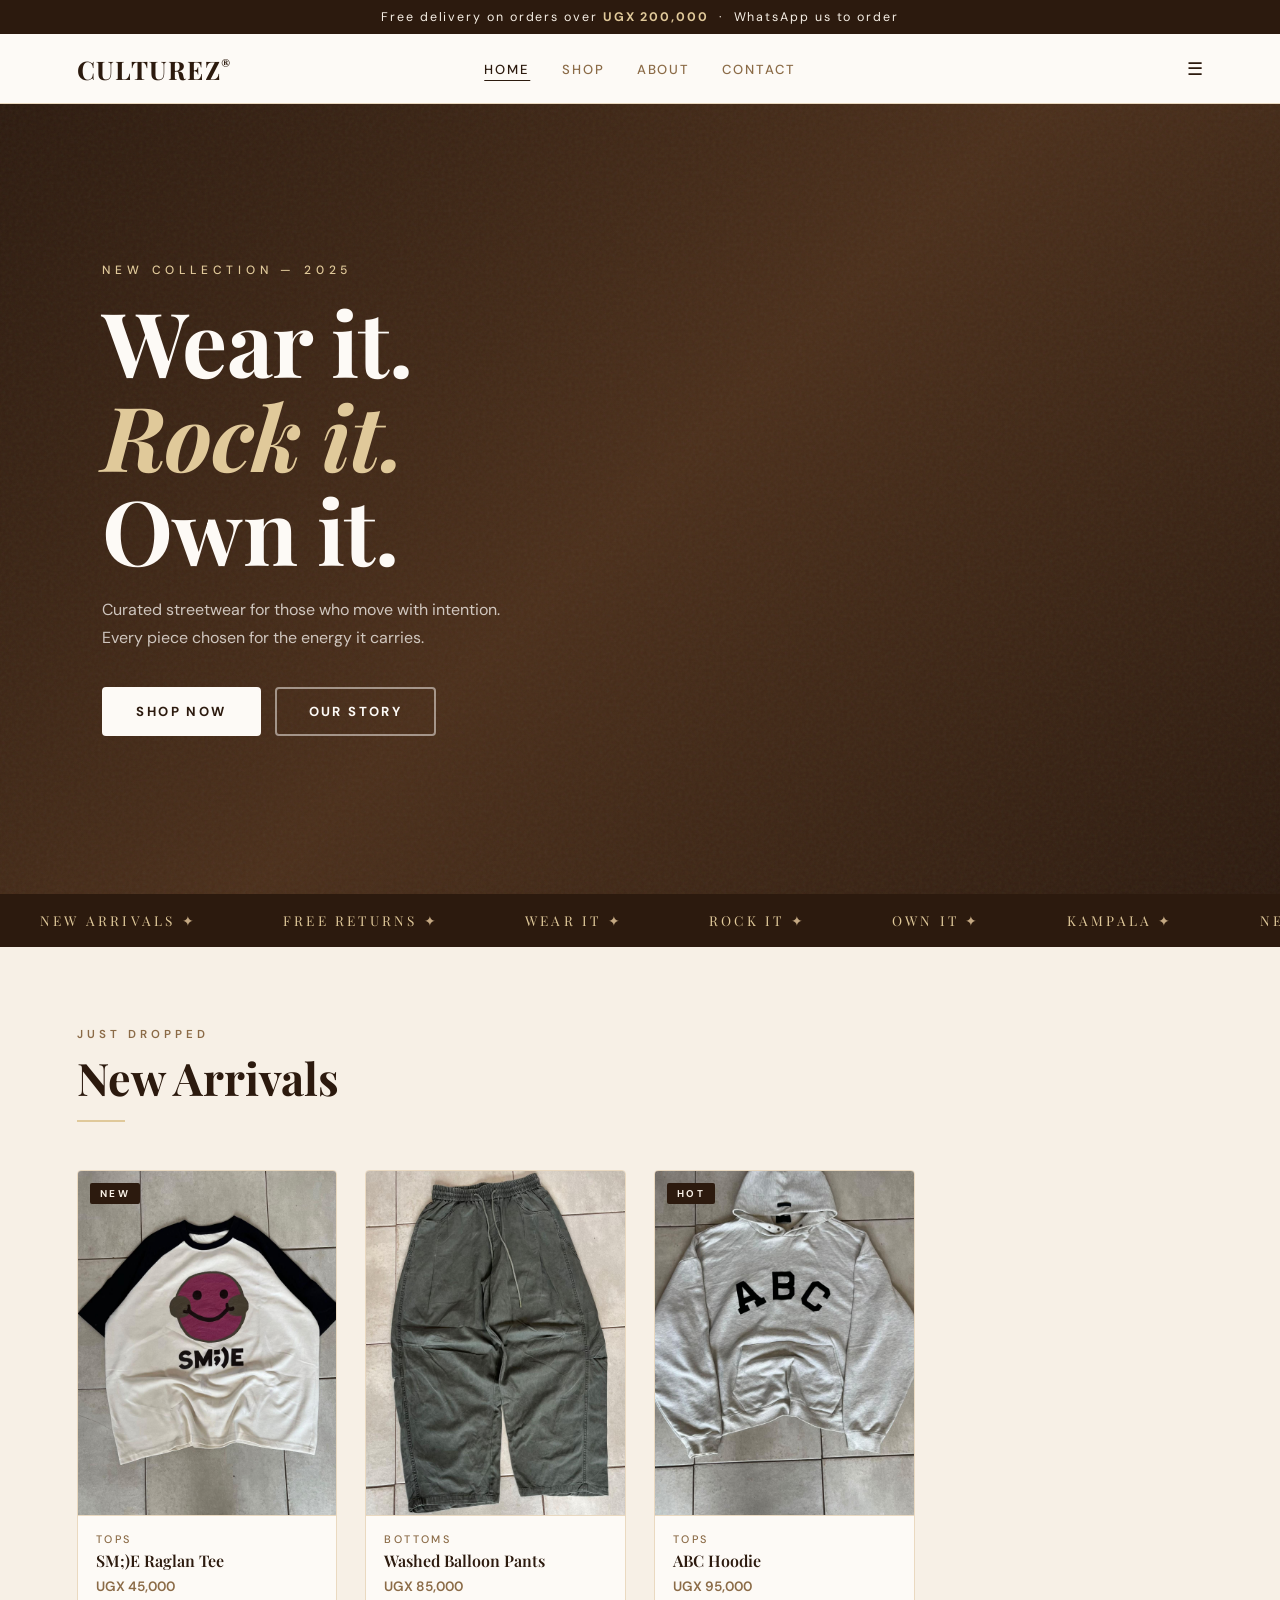
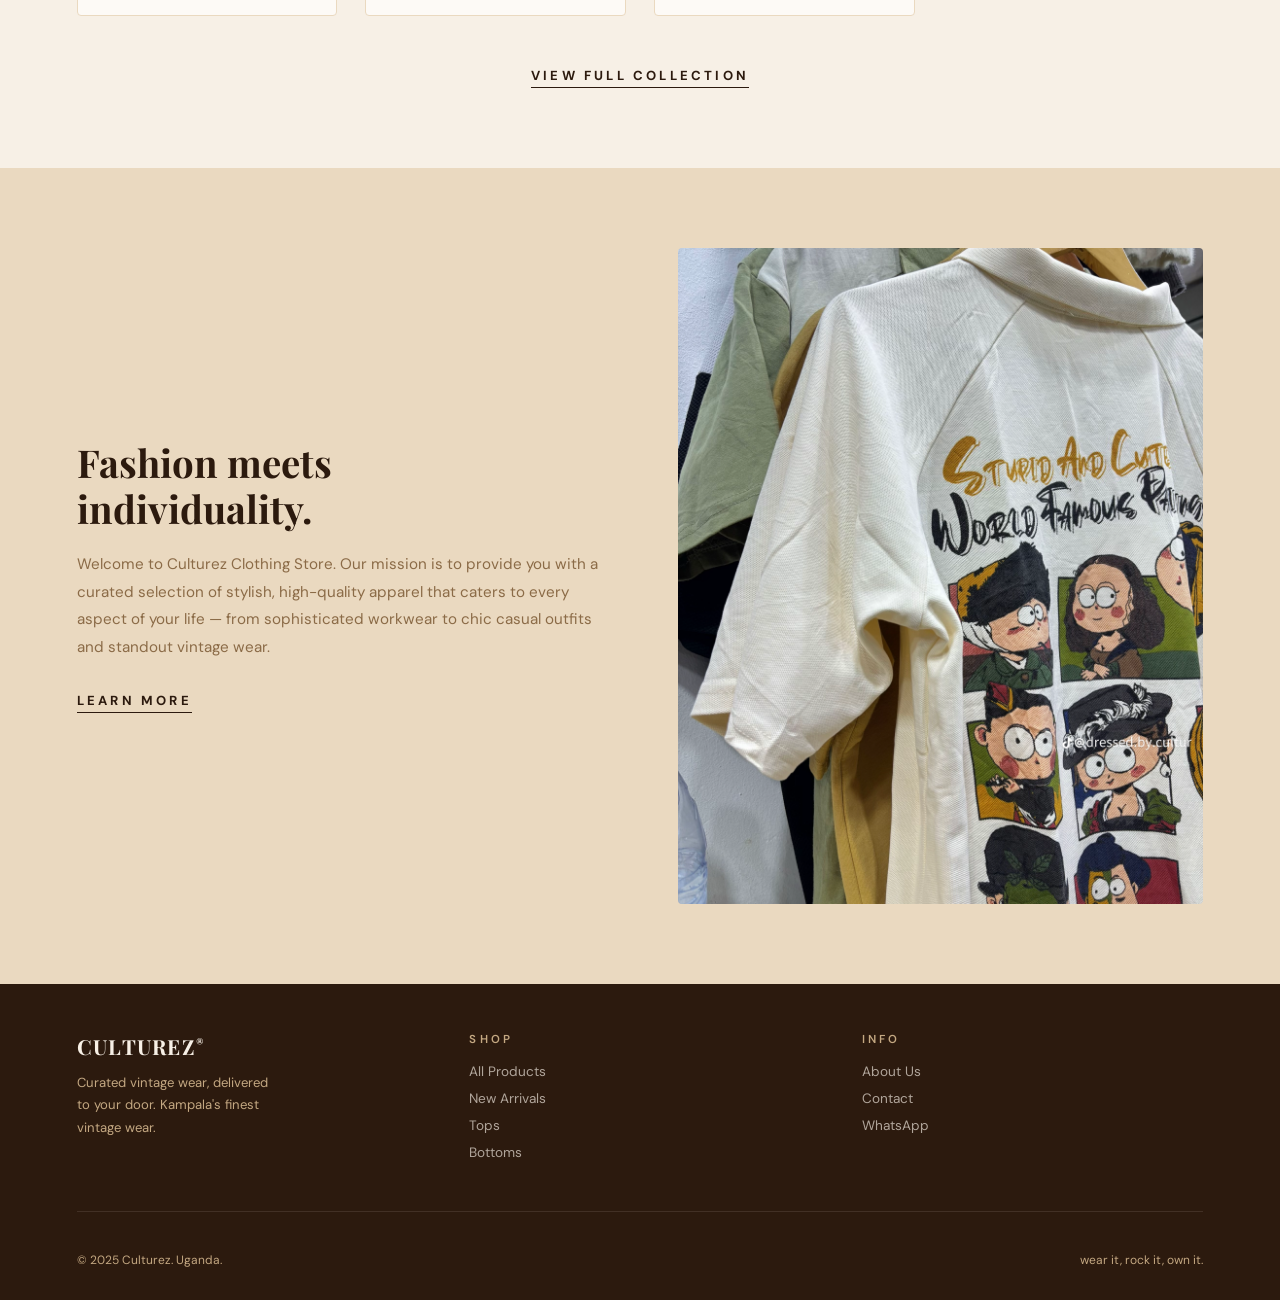
<file: index.html>
<!DOCTYPE html>
<html lang="en">
<head>
  <meta charset="UTF-8">
  <meta name="viewport" content="width=device-width, initial-scale=1.0">
  <title>CULTUREZ® — Wear it. Rock it. Own it.</title>
  <link rel="stylesheet" href="style.css">
  <link href="https://fonts.googleapis.com/css2?family=Playfair+Display:ital,wght@0,600;0,700;1,600&family=DM+Sans:wght@400;500;600;700&display=swap" rel="stylesheet">
</head>
<body>

  <!-- Announcement bar — promo text at very top -->
  <div class="announce-bar">
    Free delivery on orders over <strong>UGX 200,000</strong> &nbsp;·&nbsp; WhatsApp us to order
  </div>

  <!-- Navbar -->
  <nav class="navbar">
    <a href="index.html" class="logo">CULTUREZ<span>®</span></a>
    <ul class="nav-links">
      <li><a href="index.html" class="active">Home</a></li>
      <li><a href="shop.html">Shop</a></li>
      <li><a href="about.html">About</a></li>
      <li><a href="contact.html">Contact</a></li>
    </ul>
    <div class="nav-icons">
      <a href="shop.html" title="Shop">&#9776;</a>
    </div>
  </nav>

  <!-- Hero -->
  <section class="hero">
    <div class="hero-bg"></div>
    <div class="hero-content">
      <p class="hero-eyebrow">New Collection — 2025</p>
      <h1 class="hero-title">Wear it.<br><em>Rock it.</em><br>Own it.</h1>
      <p class="hero-sub">Curated streetwear for those who move with intention. Every piece chosen for the energy it carries.</p>
      <div class="hero-btns">
        <a href="shop.html" class="btn-primary">Shop Now</a>
        <a href="about.html" class="btn-outline">Our Story</a>
      </div>
    </div>
  </section>

  <!-- Scrolling strip -->
  <div class="featured-strip">
    <div class="strip-inner">
      <span>New Arrivals</span><span>Free Returns</span><span>Wear it</span>
      <span>Rock it</span><span>Own it</span><span>Kampala</span>
      <span>New Arrivals</span><span>Free Returns</span><span>Wear it</span>
      <span>Rock it</span><span>Own it</span><span>Kampala</span>
    </div>
  </div>

  <!-- Featured Products -->
  <section class="section-wrap">
    <div class="section-header">
      <p class="section-eyebrow">Just dropped</p>
      <h2 class="section-title">New Arrivals</h2>
      <div class="title-rule"></div>
    </div>
    <!-- JS fills this in — only showing 3 on homepage -->
    <div class="product-grid" id="home-grid"></div>
    <div class="view-all-wrap">
      <a href="shop.html" class="btn-text-link">View Full Collection</a>
    </div>
  </section>

  <!-- Brand band -->
  <div class="brand-band">
    <div class="brand-band-text">
      <h2>Fashion meets<br>individuality.</h2>
      <p>Welcome to Culturez Clothing Store. Our mission is to provide you with a curated selection of stylish, high-quality apparel that caters to every aspect of your life — from sophisticated workwear to chic casual outfits and standout vintage wear.</p>
      <a href="about.html" class="btn-text-link">Learn More</a>
    </div>
    <div class="brand-band-img">
      <img src="images/culturezpic.jpg" alt="Brand">
    </div>
  </div>

  <!-- Footer -->
  <footer class="site-footer">
    <div class="footer-top">
      <div class="footer-brand">
        <a href="index.html" class="logo">CULTUREZ<span>®</span></a>
        <p>Curated vintage wear, delivered to your door. Kampala's finest vintage wear.</p>
      </div>
      <div class="footer-col">
        <h4>Shop</h4>
        <a href="shop.html">All Products</a>
        <a href="shop.html">New Arrivals</a>
        <a href="shop.html">Tops</a>
        <a href="shop.html">Bottoms</a>
      </div>
      <div class="footer-col">
        <h4>Info</h4>
        <a href="about.html">About Us</a>
        <a href="contact.html">Contact</a>
        <a href="https://wa.me/256776521400" target="_blank">WhatsApp</a>
      </div>
    </div>
    <div class="footer-bottom">
      <span>© 2025 Culturez. Uganda.</span>
      <span>wear it, rock it, own it.</span>
    </div>
  </footer>

  <script src="products.js"></script>
  <script>
    // Show only first 3 products on homepage
    const homeGrid = document.getElementById("home-grid");
    products.slice(0, 3).forEach(function(product) {
      const badge = product.badge
        ? `<span class="card-badge">${product.badge}</span>` : "";
      homeGrid.innerHTML += `
        <a href="product.html?id=${product.id}" class="product-card">
          <div class="card-img-wrap">
            <img src="${product.image}" alt="${product.name}">${badge}
          </div>
          <div class="card-info">
            <p class="card-category">${product.category}</p>
            <p class="card-name">${product.name}</p>
            <p class="card-price">${product.price}</p>
          </div>
        </a>`;
    });
  </script>
</body>
</html>
</file>
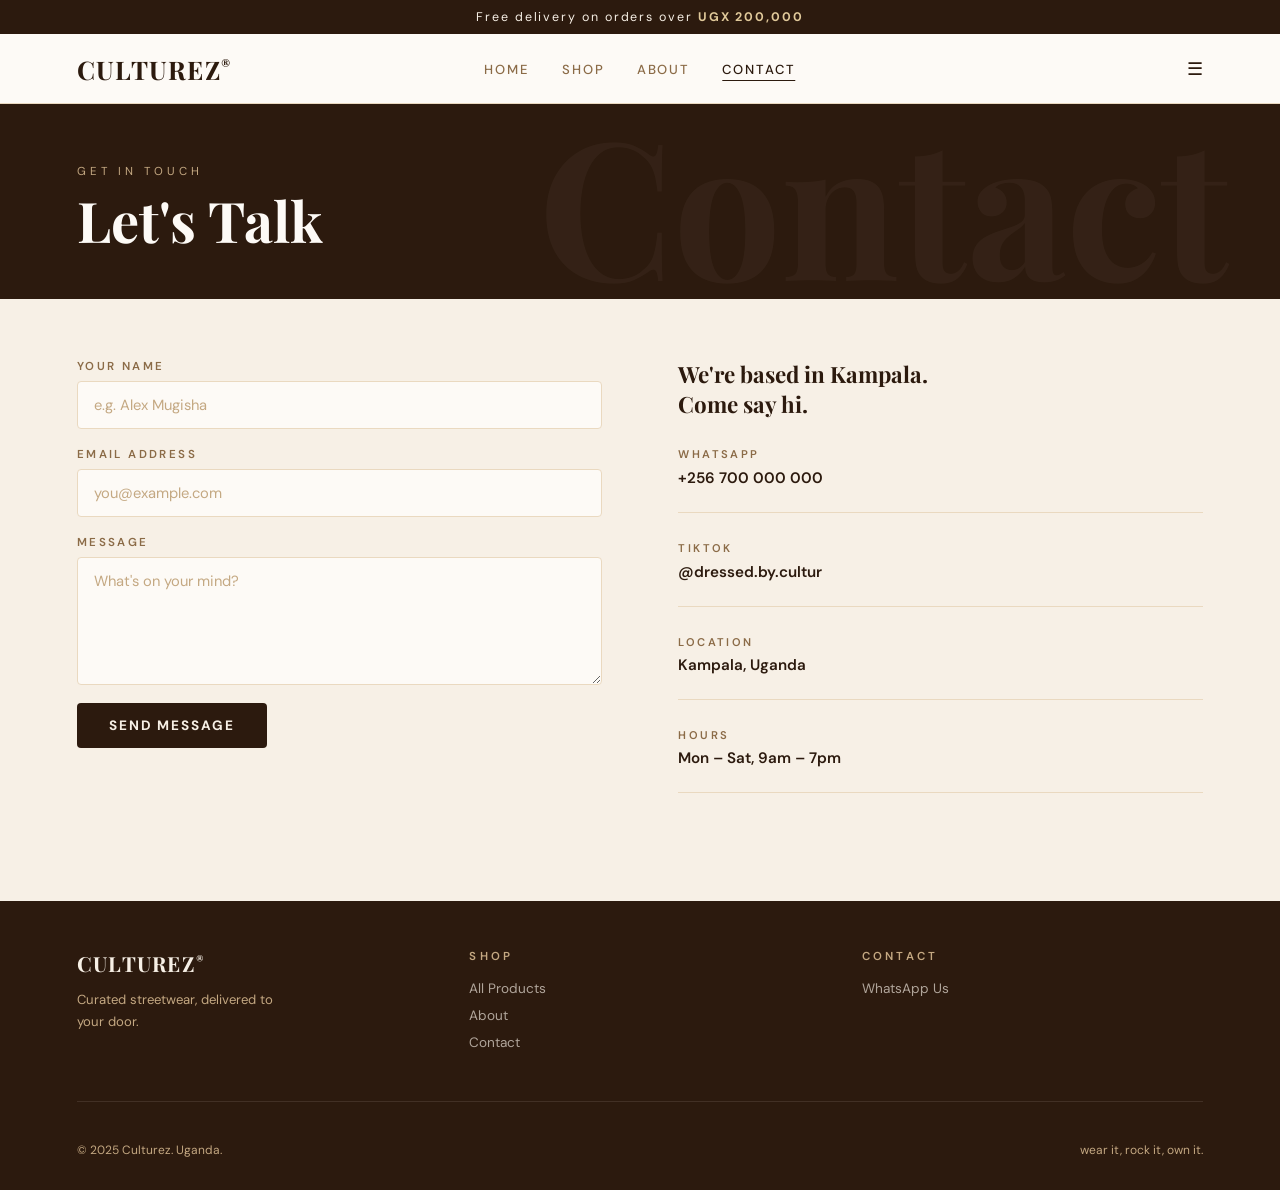
<file: contact.html>
<!DOCTYPE html>
<html lang="en">
<head>
  <meta charset="UTF-8">
  <meta name="viewport" content="width=device-width, initial-scale=1.0">
  <title>CULTUREZ® — Contact</title>
  <link rel="stylesheet" href="style.css">
  <link href="https://fonts.googleapis.com/css2?family=Playfair+Display:ital,wght@0,600;0,700;1,600&family=DM+Sans:wght@400;500;600;700&display=swap" rel="stylesheet">
</head>
<body>
  <div class="announce-bar">Free delivery on orders over <strong>UGX 200,000</strong></div>
  <nav class="navbar">
    <a href="index.html" class="logo">CULTUREZ<span>®</span></a>
    <ul class="nav-links">
      <li><a href="index.html">Home</a></li>
      <li><a href="shop.html">Shop</a></li>
      <li><a href="about.html">About</a></li>
      <li><a href="contact.html" class="active">Contact</a></li>
    </ul>
    <div class="nav-icons"><a href="shop.html">&#9776;</a></div>
  </nav>

  <div class="page-hero" data-title="Contact">
    <p class="page-hero-eyebrow">Get in Touch</p>
    <h1>Let's Talk</h1>
  </div>

  <div class="contact-wrap">
    <form class="contact-form" action="#" method="POST">
      <div class="form-group">
        <label for="name">Your Name</label>
        <input type="text" id="name" name="name" placeholder="e.g. Alex Mugisha" required>
      </div>
      <div class="form-group">
        <label for="email">Email Address</label>
        <input type="email" id="email" name="email" placeholder="you@example.com" required>
      </div>
      <div class="form-group">
        <label for="message">Message</label>
        <textarea id="message" name="message" rows="5" placeholder="What's on your mind?" required></textarea>
      </div>
      <button type="submit" class="btn-submit">Send Message</button>
    </form>

    <div class="contact-info">
      <h3>We're based in Kampala.<br>Come say hi.</h3>
      <div class="contact-item">
        <p class="contact-item-label">WhatsApp</p>
        <a href="https://wa.me/256700000000" target="_blank" class="contact-item-value">+256 700 000 000</a>
      </div>
      <div class="contact-item">
        <p class="contact-item-label">TikTok</p>
        <a href="https://tiktok.com/@dressed.by.cultur" target="_blank" class="contact-item-value">@dressed.by.cultur</a>
      </div>
      <div class="contact-item">
        <p class="contact-item-label">Location</p>
        <p class="contact-item-value">Kampala, Uganda</p>
      </div>
      <div class="contact-item">
        <p class="contact-item-label">Hours</p>
        <p class="contact-item-value">Mon – Sat, 9am – 7pm</p>
      </div>
    </div>
  </div>

  <footer class="site-footer">
    <div class="footer-top">
      <div class="footer-brand">
        <a href="index.html" class="logo">CULTUREZ<span>®</span></a>
        <p>Curated streetwear, delivered to your door.</p>
      </div>
      <div class="footer-col">
        <h4>Shop</h4>
        <a href="shop.html">All Products</a>
        <a href="about.html">About</a>
        <a href="contact.html">Contact</a>
      </div>
      <div class="footer-col">
        <h4>Contact</h4>
        <a href="https://wa.me/256700000000" target="_blank">WhatsApp Us</a>
      </div>
    </div>
    <div class="footer-bottom">
      <span>© 2025 Culturez. Uganda.</span>
      <span>wear it, rock it, own it.</span>
    </div>
  </footer>
</body>
</html>
</file>
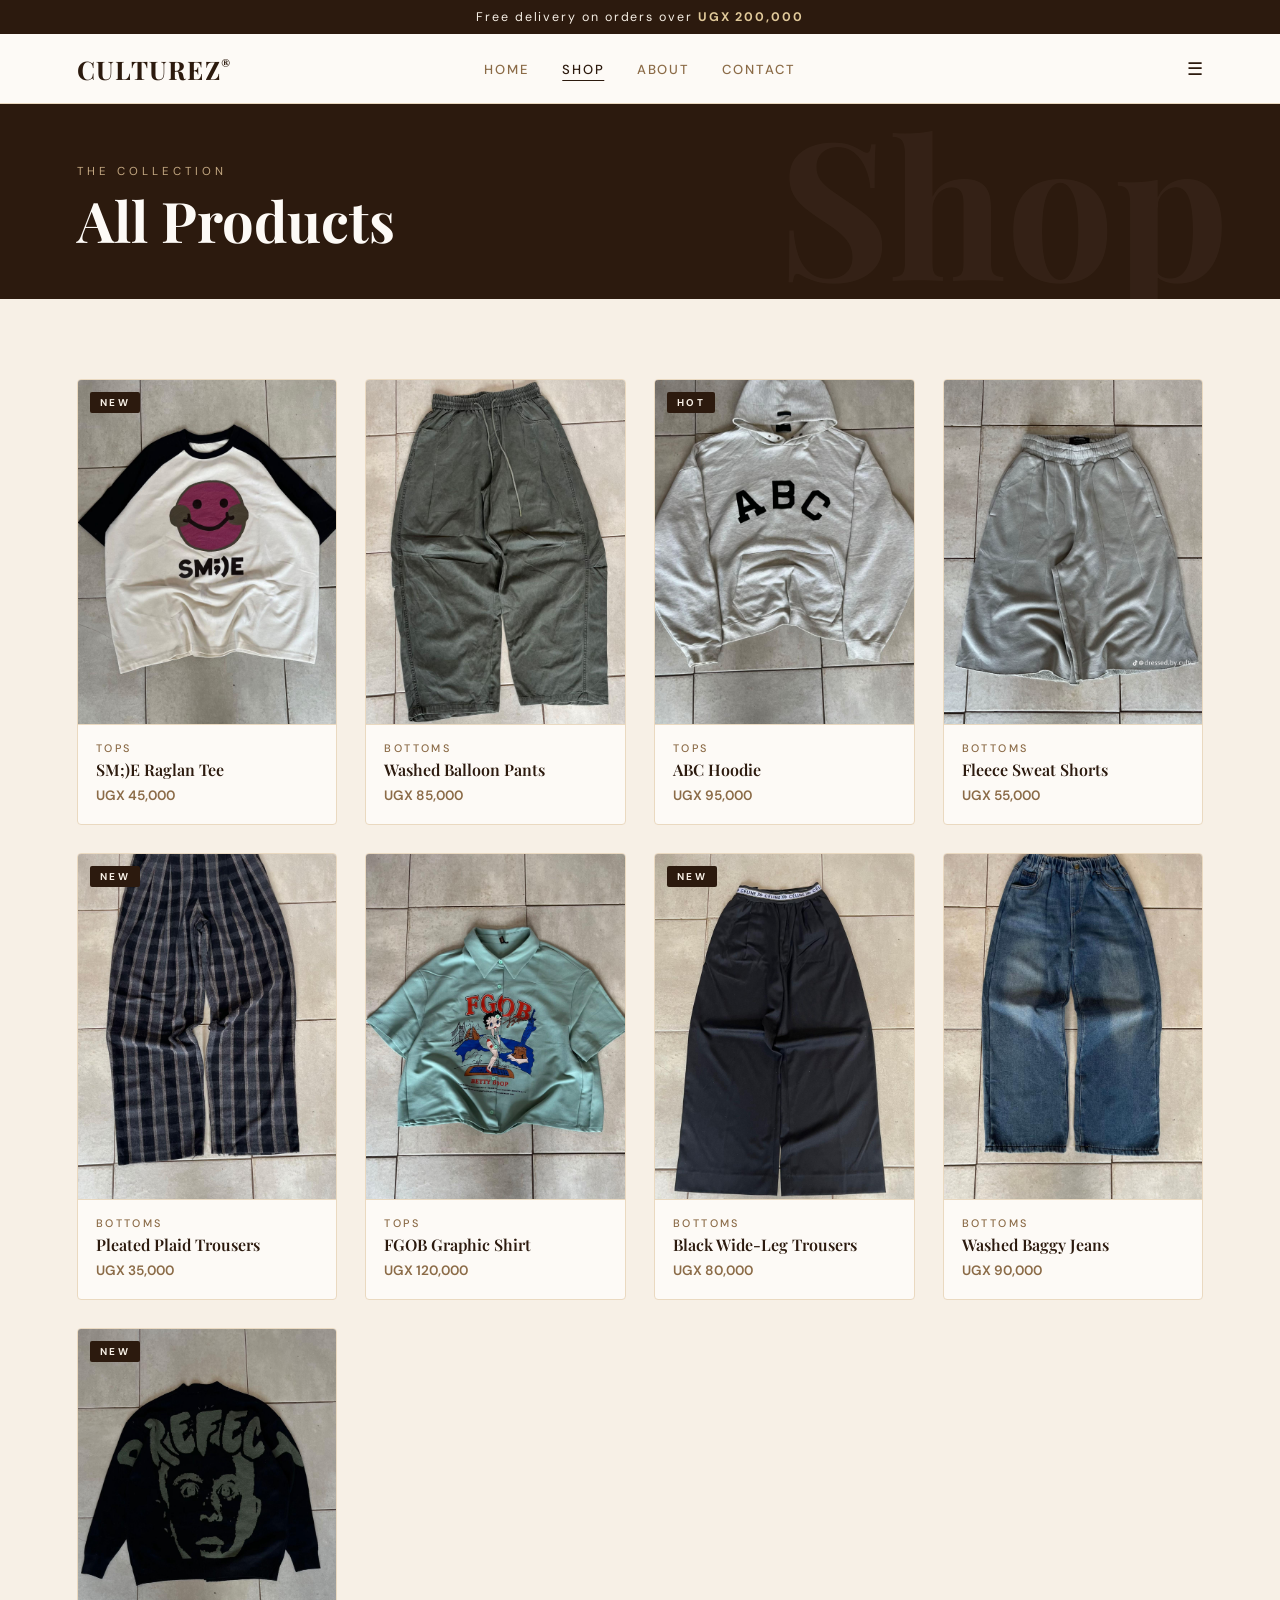
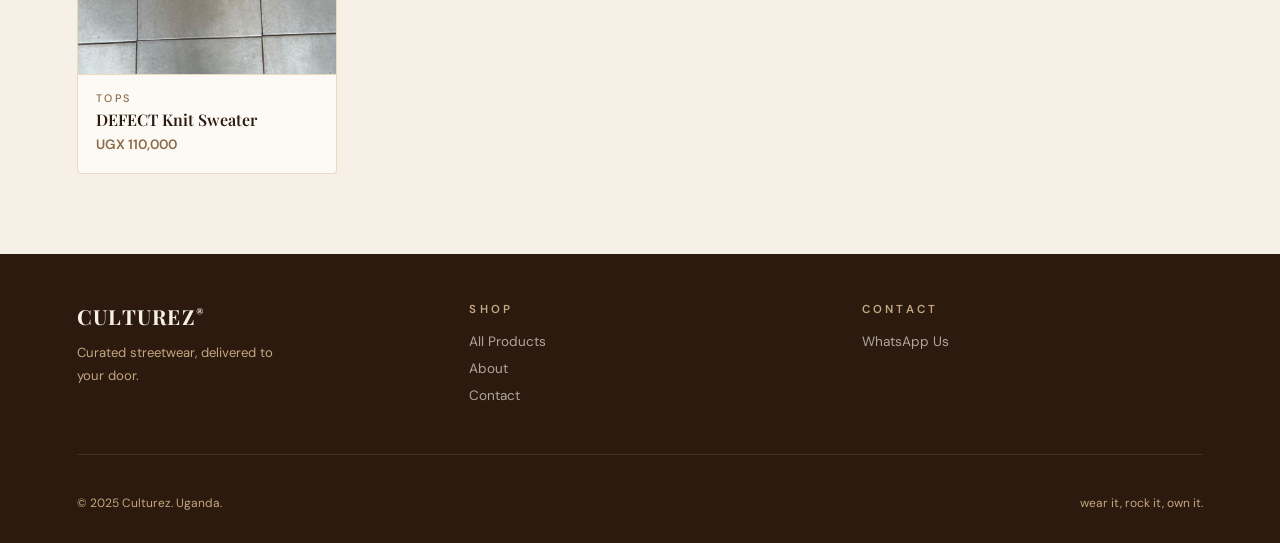
<file: product.html>
<!DOCTYPE html>
<html lang="en">
<head>
  <meta charset="UTF-8">
  <meta name="viewport" content="width=device-width, initial-scale=1.0">
  <title>CULTUREZ® — Product</title>
  <link rel="stylesheet" href="style.css">
  <link href="https://fonts.googleapis.com/css2?family=Playfair+Display:ital,wght@0,600;0,700;1,600&family=DM+Sans:wght@400;500;600;700&display=swap" rel="stylesheet">
</head>
<body>
  <div class="announce-bar">Free delivery on orders over <strong>UGX 200,000</strong></div>
  <nav class="navbar">
    <a href="index.html" class="logo">CULTUREZ<span>®</span></a>
    <ul class="nav-links">
      <li><a href="index.html">Home</a></li>
      <li><a href="shop.html">Shop</a></li>
      <li><a href="about.html">About</a></li>
      <li><a href="contact.html">Contact</a></li>
    </ul>
    <div class="nav-icons"><a href="shop.html">&#9776;</a></div>
  </nav>

  <a href="shop.html" class="back-link">← Back to Shop</a>

  <div class="product-detail">
    <div class="product-img-wrap">
      <img id="product-image" src="" alt="">
    </div>
    <div class="product-info">
      <p class="product-category-label" id="product-category"></p>
      <h1 class="product-name" id="product-name"></h1>
      <p class="product-price" id="product-price"></p>
      <hr class="product-divider">
      <p class="size-label">Select Size</p>
      <div class="size-options">
        <input type="radio" name="size" id="s" value="S">
        <label for="s">S</label>
        <input type="radio" name="size" id="m" value="M" checked>
        <label for="m">M</label>
        <input type="radio" name="size" id="l" value="L">
        <label for="l">L</label>
        <input type="radio" name="size" id="xl" value="XL">
        <label for="xl">XL</label>
      </div>
      <div class="product-desc" id="product-desc"></div>
      <ul class="product-details-list" id="product-details"></ul>
    </div>
  </div>

  <div style="height:100px"></div>

  <footer class="site-footer">
    <div class="footer-top">
      <div class="footer-brand">
        <a href="index.html" class="logo">CULTUREZ<span>®</span></a>
        <p>Curated streetwear, delivered to your door.</p>
      </div>
      <div class="footer-col">
        <h4>Shop</h4>
        <a href="shop.html">All Products</a>
        <a href="about.html">About</a>
        <a href="contact.html">Contact</a>
      </div>
      <div class="footer-col">
        <h4>Contact</h4>
        <a href="https://wa.me/256700000000" target="_blank">WhatsApp Us</a>
      </div>
    </div>
    <div class="footer-bottom">
      <span>© 2025 Culturez. Uganda.</span>
      <span>wear it, rock it, own it.</span>
    </div>
  </footer>

  <!-- STICKY BUY BAR -->
  <div class="sticky-buy-bar">
    <div class="sticky-buy-inner">
      <a id="whatsapp-btn" href="#" class="btn-whatsapp" target="_blank" rel="noopener">
        <svg width="18" height="18" viewBox="0 0 24 24" fill="currentColor"><path d="M17.472 14.382c-.297-.149-1.758-.867-2.03-.967-.273-.099-.471-.148-.67.15-.197.297-.767.966-.94 1.164-.173.199-.347.223-.644.075-.297-.15-1.255-.463-2.39-1.475-.883-.788-1.48-1.761-1.653-2.059-.173-.297-.018-.458.13-.606.134-.133.298-.347.446-.52.149-.174.198-.298.298-.497.099-.198.05-.371-.025-.52-.075-.149-.669-1.612-.916-2.207-.242-.579-.487-.5-.669-.51-.173-.008-.371-.01-.57-.01-.198 0-.52.074-.792.372-.272.297-1.04 1.016-1.04 2.479 0 1.462 1.065 2.875 1.213 3.074.149.198 2.096 3.2 5.077 4.487.709.306 1.262.489 1.694.625.712.227 1.36.195 1.871.118.571-.085 1.758-.719 2.006-1.413.248-.694.248-1.289.173-1.413-.074-.124-.272-.198-.57-.347m-5.421 7.403h-.004a9.87 9.87 0 01-5.031-1.378l-.361-.214-3.741.982.998-3.648-.235-.374a9.86 9.86 0 01-1.51-5.26c.001-5.45 4.436-9.884 9.888-9.884 2.64 0 5.122 1.03 6.988 2.898a9.825 9.825 0 012.893 6.994c-.003 5.45-4.437 9.884-9.885 9.884m8.413-18.297A11.815 11.815 0 0012.05 0C5.495 0 .16 5.335.157 11.892c0 2.096.547 4.142 1.588 5.945L.057 24l6.305-1.654a11.882 11.882 0 005.683 1.448h.005c6.554 0 11.89-5.335 11.893-11.893a11.821 11.821 0 00-3.48-8.413z"/></svg>
        Chat with us
      </a>
      <button class="btn-buy" id="buy-btn" onclick="openCheckout()">Buy Now</button>
    </div>
  </div>

  <!-- CHECKOUT MODAL -->
  <div class="checkout-overlay hidden" id="checkout-overlay">
    <div class="checkout-backdrop" onclick="closeCheckout()"></div>
    <div class="checkout-modal">
      <div class="checkout-header">
        <h2 class="checkout-title">Checkout</h2>
        <button class="checkout-close" onclick="closeCheckout()">✕</button>
      </div>
      <div class="checkout-progress">
        <div class="checkout-progress-fill" id="progress-fill"></div>
      </div>

      <!-- Step 1: Delivery -->
      <div class="checkout-step" id="step-1">
        <p class="step-label">Step 1 of 3</p>
        <h3 class="step-heading">How do you want to get it?</h3>
        <div class="option-cards">
          <div class="option-card" onclick="chooseDelivery('pickup')">
            <span class="option-icon">🏪</span>
            <div><p class="option-title">Pickup</p><p class="option-sub">Collect from our location in Kampala</p></div>
          </div>
          <div class="option-card" onclick="chooseDelivery('delivery')">
            <span class="option-icon">🚚</span>
            <div><p class="option-title">Delivery</p><p class="option-sub">We bring it to you (Kampala area)</p></div>
          </div>
        </div>
      </div>

      <!-- Step 2: Details -->
      <div class="checkout-step hidden" id="step-2">
        <p class="step-label">Step 2 of 3</p>
        <h3 class="step-heading">Your details</h3>
        <div class="checkout-form">
          <div class="checkout-field">
            <label for="c-name">Full Name</label>
            <input type="text" id="c-name" placeholder="e.g. Alex Mugisha">
          </div>
          <div class="checkout-field">
            <label for="c-phone">Phone Number</label>
            <input type="tel" id="c-phone" placeholder="e.g. 0700 000 000">
          </div>
          <div class="checkout-field hidden" id="address-field">
            <label for="c-address">Delivery Address</label>
            <input type="text" id="c-address" placeholder="e.g. Ntinda, Kampala">
          </div>
        </div>
        <button class="checkout-next-btn" onclick="submitDetails()">Continue →</button>
      </div>

      <!-- Step 3: Payment -->
      <div class="checkout-step hidden" id="step-3">
        <p class="step-label">Step 3 of 3</p>
        <h3 class="step-heading">How do you want to pay?</h3>
        <div class="option-cards">
          <div class="option-card" onclick="choosePayment('cash')">
            <span class="option-icon">💵</span>
            <div><p class="option-title">Cash</p><p class="option-sub">Pay when you pick up or receive</p></div>
          </div>
          <div class="option-card" onclick="choosePayment('airtel')">
            <span class="option-icon momo-icon airtel-icon">A</span>
            <div><p class="option-title">Airtel Money</p><p class="option-sub">Send to our Airtel number</p></div>
          </div>
          <div class="option-card" onclick="choosePayment('mtn')">
            <span class="option-icon momo-icon mtn-icon">M</span>
            <div><p class="option-title">MTN Mobile Money</p><p class="option-sub">Send to our MTN number</p></div>
          </div>
        </div>
      </div>

      <!-- Step 4A: MoMo -->
      <div class="checkout-step hidden" id="step-momo">
        <h3 class="step-heading" id="momo-heading">Send via MTN MoMo</h3>
        <div class="order-summary">
          <div class="summary-row"><span id="summary-product-name">Product</span><span id="summary-price"></span></div>
          <div class="summary-row summary-row-total"><span>Total</span><span id="summary-total"></span></div>
        </div>
        <div class="momo-steps">
          <p class="momo-label">How to pay:</p>
          <ol class="momo-list">
            <li>Dial <strong id="momo-dial-code">*165#</strong> on your phone</li>
            <li>Select <strong>Send Money</strong></li>
            <li>Enter number: <strong id="momo-number" class="momo-highlight">0700 000 000</strong></li>
            <li>Enter amount: <strong id="momo-amount" class="momo-highlight"></strong></li>
            <li>Use your name as reference</li>
            <li>Confirm with your PIN</li>
          </ol>
        </div>
        <a id="momo-whatsapp-btn" href="#" class="checkout-whatsapp-btn" target="_blank" rel="noopener">
          <svg width="18" height="18" viewBox="0 0 24 24" fill="currentColor"><path d="M17.472 14.382c-.297-.149-1.758-.867-2.03-.967-.273-.099-.471-.148-.67.15-.197.297-.767.966-.94 1.164-.173.199-.347.223-.644.075-.297-.15-1.255-.463-2.39-1.475-.883-.788-1.48-1.761-1.653-2.059-.173-.297-.018-.458.13-.606.134-.133.298-.347.446-.52.149-.174.198-.298.298-.497.099-.198.05-.371-.025-.52-.075-.149-.669-1.612-.916-2.207-.242-.579-.487-.5-.669-.51-.173-.008-.371-.01-.57-.01-.198 0-.52.074-.792.372-.272.297-1.04 1.016-1.04 2.479 0 1.462 1.065 2.875 1.213 3.074.149.198 2.096 3.2 5.077 4.487.709.306 1.262.489 1.694.625.712.227 1.36.195 1.871.118.571-.085 1.758-.719 2.006-1.413.248-.694.248-1.289.173-1.413-.074-.124-.272-.198-.57-.347m-5.421 7.403h-.004a9.87 9.87 0 01-5.031-1.378l-.361-.214-3.741.982.998-3.648-.235-.374a9.86 9.86 0 01-1.51-5.26c.001-5.45 4.436-9.884 9.888-9.884 2.64 0 5.122 1.03 6.988 2.898a9.825 9.825 0 012.893 6.994c-.003 5.45-4.437 9.884-9.885 9.884m8.413-18.297A11.815 11.815 0 0012.05 0C5.495 0 .16 5.335.157 11.892c0 2.096.547 4.142 1.588 5.945L.057 24l6.305-1.654a11.882 11.882 0 005.683 1.448h.005c6.554 0 11.89-5.335 11.893-11.893a11.821 11.821 0 00-3.48-8.413z"/></svg>
          Tap here after sending — confirm on WhatsApp
        </a>
      </div>

      <!-- Step 4B: Cash -->
      <div class="checkout-step hidden" id="step-cash">
        <div class="success-icon">✓</div>
        <h3 class="step-heading">Order Confirmed!</h3>
        <div class="order-summary">
          <div class="summary-row"><span id="cash-summary-name">Product</span><span id="cash-summary-price"></span></div>
          <div class="summary-row"><span>Payment</span><span>Cash on <span id="cash-delivery-method">pickup</span></span></div>
          <div class="summary-row summary-row-total"><span>Total Due</span><span id="cash-summary-total"></span></div>
        </div>
        <p class="cash-note" id="cash-note"></p>
        <a id="cash-whatsapp-btn" href="#" class="checkout-whatsapp-btn" target="_blank" rel="noopener">
          <svg width="18" height="18" viewBox="0 0 24 24" fill="currentColor"><path d="M17.472 14.382c-.297-.149-1.758-.867-2.03-.967-.273-.099-.471-.148-.67.15-.197.297-.767.966-.94 1.164-.173.199-.347.223-.644.075-.297-.15-1.255-.463-2.39-1.475-.883-.788-1.48-1.761-1.653-2.059-.173-.297-.018-.458.13-.606.134-.133.298-.347.446-.52.149-.174.198-.298.298-.497.099-.198.05-.371-.025-.52-.075-.149-.669-1.612-.916-2.207-.242-.579-.487-.5-.669-.51-.173-.008-.371-.01-.57-.01-.198 0-.52.074-.792.372-.272.297-1.04 1.016-1.04 2.479 0 1.462 1.065 2.875 1.213 3.074.149.198 2.096 3.2 5.077 4.487.709.306 1.262.489 1.694.625.712.227 1.36.195 1.871.118.571-.085 1.758-.719 2.006-1.413.248-.694.248-1.289.173-1.413-.074-.124-.272-.198-.57-.347m-5.421 7.403h-.004a9.87 9.87 0 01-5.031-1.378l-.361-.214-3.741.982.998-3.648-.235-.374a9.86 9.86 0 01-1.51-5.26c.001-5.45 4.436-9.884 9.888-9.884 2.64 0 5.122 1.03 6.988 2.898a9.825 9.825 0 012.893 6.994c-.003 5.45-4.437 9.884-9.885 9.884m8.413-18.297A11.815 11.815 0 0012.05 0C5.495 0 .16 5.335.157 11.892c0 2.096.547 4.142 1.588 5.945L.057 24l6.305-1.654a11.882 11.882 0 005.683 1.448h.005c6.554 0 11.89-5.335 11.893-11.893a11.821 11.821 0 00-3.48-8.413z"/></svg>
          Notify us on WhatsApp
        </a>
      </div>
    </div>
  </div>

  <script src="products.js"></script>
  <script>
    // Load product from URL
    const productId = Number(new URLSearchParams(window.location.search).get("id"));
    const product = products.find(p => p.id === productId);

    if (!product) {
      window.location.href = "shop.html";
    } else {
      document.title = `CULTUREZ® — ${product.name}`;
      document.getElementById("product-image").src = product.image;
      document.getElementById("product-image").alt = product.name;
      document.getElementById("product-category").textContent = product.category;
      document.getElementById("product-name").textContent = product.name;
      document.getElementById("product-price").textContent = product.price;
      document.getElementById("product-desc").innerHTML = `<p>${product.description}</p>`;
      const list = document.getElementById("product-details");
      product.details.forEach(d => { list.innerHTML += `<li>${d}</li>`; });
      document.getElementById("buy-btn").textContent = `Buy Now — ${product.price}`;
      const waMsg = encodeURIComponent(`Hi Culturez! I'm interested in the ${product.name}`);
      document.getElementById("whatsapp-btn").href = `https://wa.me/256700000000?text=${waMsg}`;
    }

    // Checkout state
    const order = { deliveryMethod: "", name: "", phone: "", address: "", paymentMethod: "", size: "M" };

    function showStep(stepId) {
      document.querySelectorAll(".checkout-step").forEach(el => el.classList.add("hidden"));
      document.getElementById(stepId).classList.remove("hidden");
      const map = { "step-1": "33%", "step-2": "66%", "step-3": "90%", "step-momo": "100%", "step-cash": "100%" };
      document.getElementById("progress-fill").style.width = map[stepId] || "33%";
    }

    function openCheckout() {
      const checked = document.querySelector('input[name="size"]:checked');
      if (checked) order.size = checked.value;
      document.getElementById("checkout-overlay").classList.remove("hidden");
      document.body.style.overflow = "hidden";
      showStep("step-1");
    }

    function closeCheckout() {
      document.getElementById("checkout-overlay").classList.add("hidden");
      document.body.style.overflow = "";
    }

    function chooseDelivery(method) {
      order.deliveryMethod = method;
      const addressField = document.getElementById("address-field");
      method === "delivery" ? addressField.classList.remove("hidden") : addressField.classList.add("hidden");
      showStep("step-2");
    }

    function submitDetails() {
      const name = document.getElementById("c-name").value.trim();
      const phone = document.getElementById("c-phone").value.trim();
      const address = document.getElementById("c-address").value.trim();
      if (!name || !phone) { alert("Please enter your name and phone number."); return; }
      if (order.deliveryMethod === "delivery" && !address) { alert("Please enter your delivery address."); return; }
      order.name = name; order.phone = phone; order.address = address;
      showStep("step-3");
    }

    function choosePayment(method) {
      order.paymentMethod = method;
      method === "cash" ? showCashConfirmation() : showMomoInstructions(method);
    }

    function showMomoInstructions(method) {
      const isAirtel = method === "airtel";
      document.getElementById("momo-heading").textContent = isAirtel ? "Send via Airtel Money" : "Send via MTN MoMo";
      document.getElementById("momo-dial-code").textContent = isAirtel ? "*185#" : "*165#";
      document.getElementById("momo-number").textContent = "0700 000 000";
      document.getElementById("summary-product-name").textContent = product.name;
      document.getElementById("summary-price").textContent = product.price;
      document.getElementById("summary-total").textContent = product.price;
      document.getElementById("momo-amount").textContent = product.price;
      const msg = encodeURIComponent(
        `Hi Culturez! I just sent ${product.price} via ${isAirtel ? "Airtel Money" : "MTN MoMo"} for:\n` +
        `• ${product.name} (Size: ${order.size})\n• Name: ${order.name}\n• Phone: ${order.phone}\n` +
        (order.deliveryMethod === "delivery" ? `• Delivery to: ${order.address}\n` : `• Pickup\n`) +
        `Please confirm my order. Thank you!`
      );
      document.getElementById("momo-whatsapp-btn").href = `https://wa.me/256700000000?text=${msg}`;
      showStep("step-momo");
    }

    function showCashConfirmation() {
      document.getElementById("cash-summary-name").textContent = product.name;
      document.getElementById("cash-summary-price").textContent = product.price;
      document.getElementById("cash-summary-total").textContent = product.price;
      document.getElementById("cash-delivery-method").textContent = order.deliveryMethod === "delivery" ? "delivery" : "pickup";
      document.getElementById("cash-note").textContent = order.deliveryMethod === "delivery"
        ? `We'll reach out to ${order.name} on ${order.phone} to confirm delivery to ${order.address}.`
        : `We'll reach out to ${order.name} on ${order.phone} to confirm your pickup time.`;
      const msg = encodeURIComponent(
        `Hi Culturez! I'd like to order:\n• ${product.name} (Size: ${order.size})\n• Payment: Cash\n` +
        `• Name: ${order.name}\n• Phone: ${order.phone}\n` +
        (order.deliveryMethod === "delivery" ? `• Delivery to: ${order.address}\n` : `• Pickup\n`) +
        `Please confirm. Thank you!`
      );
      document.getElementById("cash-whatsapp-btn").href = `https://wa.me/256700000000?text=${msg}`;
      showStep("step-cash");
    }
  </script>
</body>
</html>
</file>
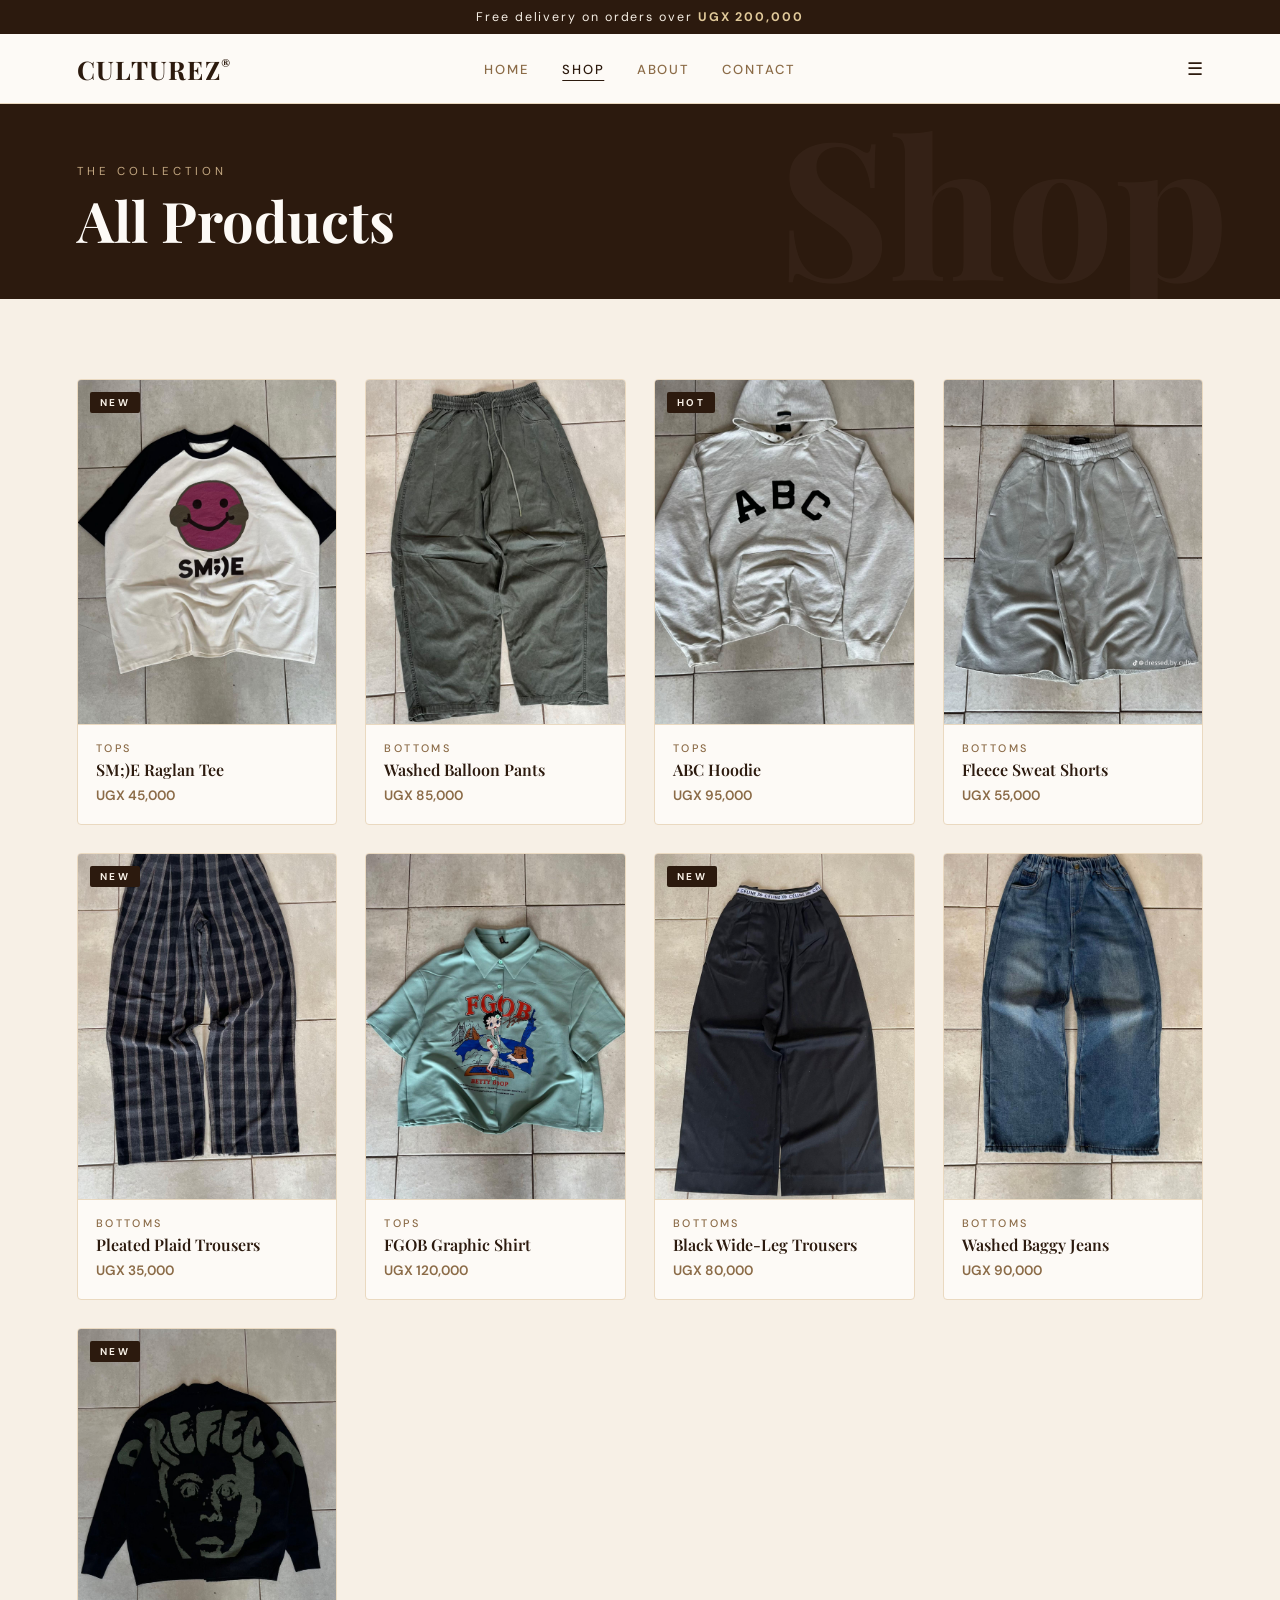
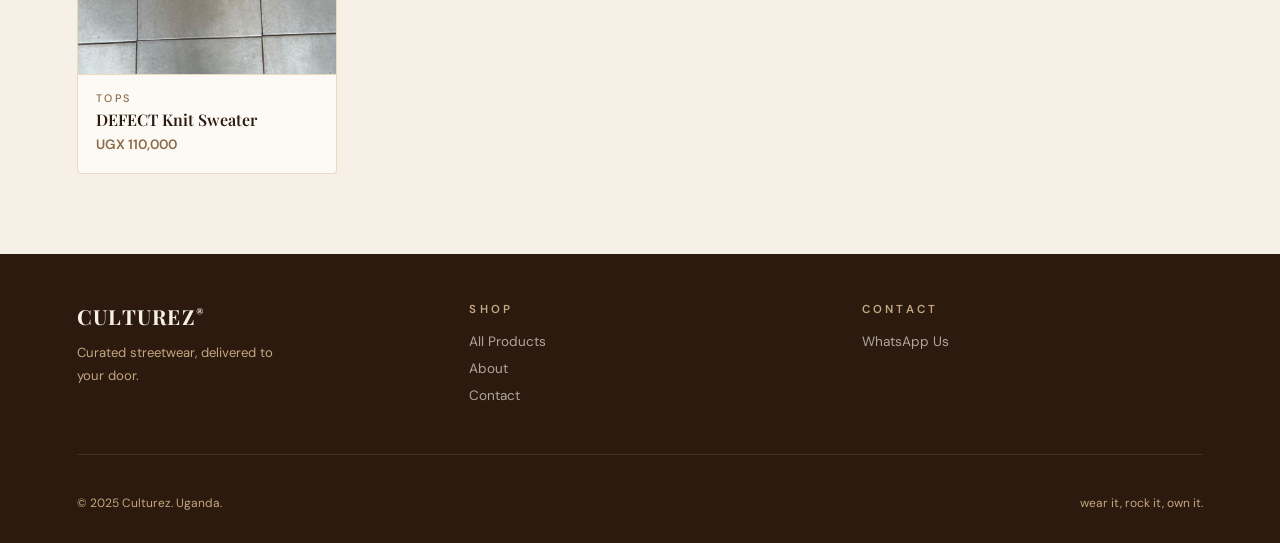
<file: shop.html>
<!DOCTYPE html>
<html lang="en">
<head>
  <meta charset="UTF-8">
  <meta name="viewport" content="width=device-width, initial-scale=1.0">
  <title>CULTUREZ® — Shop</title>
  <link rel="stylesheet" href="style.css">
  <link href="https://fonts.googleapis.com/css2?family=Playfair+Display:ital,wght@0,600;0,700;1,600&family=DM+Sans:wght@400;500;600;700&display=swap" rel="stylesheet">
</head>
<body>
  <div class="announce-bar">Free delivery on orders over <strong>UGX 200,000</strong></div>
  <nav class="navbar">
    <a href="index.html" class="logo">CULTUREZ<span>®</span></a>
    <ul class="nav-links">
      <li><a href="index.html">Home</a></li>
      <li><a href="shop.html" class="active">Shop</a></li>
      <li><a href="about.html">About</a></li>
      <li><a href="contact.html">Contact</a></li>
    </ul>
    <div class="nav-icons"><a href="shop.html">&#9776;</a></div>
  </nav>

  <div class="page-hero" data-title="Shop">
    <p class="page-hero-eyebrow">The Collection</p>
    <h1>All Products</h1>
  </div>

  <div class="section-wrap">
    <div class="product-grid" id="shop-grid"></div>
  </div>

  <footer class="site-footer">
    <div class="footer-top">
      <div class="footer-brand">
        <a href="index.html" class="logo">CULTUREZ<span>®</span></a>
        <p>Curated streetwear, delivered to your door.</p>
      </div>
      <div class="footer-col">
        <h4>Shop</h4>
        <a href="shop.html">All Products</a>
        <a href="about.html">About</a>
        <a href="contact.html">Contact</a>
      </div>
      <div class="footer-col">
        <h4>Contact</h4>
        <a href="https://wa.me/256700000000" target="_blank">WhatsApp Us</a>
      </div>
    </div>
    <div class="footer-bottom">
      <span>© 2025 Culturez. Uganda.</span>
      <span>wear it, rock it, own it.</span>
    </div>
  </footer>

  <script src="products.js"></script>
  <script>
    const grid = document.getElementById("shop-grid");
    products.forEach(function(product) {
      const badge = product.badge
        ? `<span class="card-badge">${product.badge}</span>` : "";
      grid.innerHTML += `
        <a href="product.html?id=${product.id}" class="product-card">
          <div class="card-img-wrap">
            <img src="${product.image}" alt="${product.name}">${badge}
          </div>
          <div class="card-info">
            <p class="card-category">${product.category}</p>
            <p class="card-name">${product.name}</p>
            <p class="card-price">${product.price}</p>
          </div>
        </a>`;
    });
  </script>
</body>
</html>
</file>
<file: style.css>
/* ============================================================
   CULTUREZ — style.css
   Aesthetic: Warm editorial luxury meets Kampala streetwear
   Palette: Cream, sand, espresso brown
   Fonts: Playfair Display (headings) + DM Sans (body)
   ============================================================ */

:root {
  --cream:     #F7F0E6;
  --sand:      #EAD9C0;
  --parchment: #E0C99A;
  --brown:     #2C1A0E;
  --espresso:  #1A0E07;
  --warm-mid:  #8B6B47;
  --warm-lite: #C4A882;
  --white:     #FDFAF6;
  --radius:    4px;
}

* { margin: 0; padding: 0; box-sizing: border-box; }

html { scroll-behavior: smooth; }

body {
  font-family: 'DM Sans', sans-serif;
  background: var(--cream);
  color: var(--brown);
  min-height: 100vh;
}

/* ── ANNOUNCEMENT BAR ─────────────────────────────── */
.announce-bar {
  background: var(--brown);
  color: var(--cream);
  text-align: center;
  padding: 9px 20px;
  font-size: 0.78rem;
  letter-spacing: 0.12rem;
  font-family: 'DM Sans', sans-serif;
}

.announce-bar strong { color: var(--parchment); }

/* ── NAVBAR ───────────────────────────────────────── */
.navbar {
  display: flex;
  align-items: center;
  justify-content: space-between;
  padding: 0 6vw;
  height: 70px;
  background: var(--white);
  border-bottom: 1px solid var(--sand);
  position: sticky;
  top: 0;
  z-index: 90;
}

.logo {
  font-family: 'Playfair Display', serif;
  font-weight: 700;
  font-size: clamp(1.2rem, 2.5vw, 1.6rem);
  letter-spacing: 0.08rem;
  color: var(--brown);
  text-decoration: none;
}

.logo span {
  font-size: 0.55em;
  vertical-align: super;
  letter-spacing: 0;
}

.nav-links {
  display: flex;
  gap: 2.5vw;
  list-style: none;
  position: absolute;
  left: 50%;
  transform: translateX(-50%);
}

.nav-links a {
  text-decoration: none;
  color: var(--warm-mid);
  font-size: 0.82rem;
  letter-spacing: 0.12rem;
  text-transform: uppercase;
  font-weight: 500;
  transition: color 0.2s;
}

.nav-links a:hover,
.nav-links a.active { color: var(--brown); }

.nav-links a.active { border-bottom: 1.5px solid var(--brown); padding-bottom: 2px; }

.nav-icons {
  display: flex;
  gap: 18px;
  align-items: center;
}

.nav-icons a {
  color: var(--brown);
  text-decoration: none;
  font-size: 1.1rem;
  transition: color 0.2s;
}

.nav-icons a:hover { color: var(--warm-mid); }

/* ── HERO ─────────────────────────────────────────── */
.hero {
  position: relative;
  height: calc(100vh - 110px);
  min-height: 500px;
  overflow: hidden;
  display: flex;
  align-items: center;
}

.hero-bg {
  position: absolute;
  inset: 0;
  /* Plain warm gradient background — no image */
  background: linear-gradient(135deg, #2C1A0E 0%, #4A2E1A 50%, #2C1A0E 100%);
}

/* Grain texture overlay — adds that editorial print feel */
.hero::after {
  content: '';
  position: absolute;
  inset: 0;
  background-image: url("data:image/svg+xml,%3Csvg viewBox='0 0 256 256' xmlns='http://www.w3.org/2000/svg'%3E%3Cfilter id='noise'%3E%3CfeTurbulence type='fractalNoise' baseFrequency='0.9' numOctaves='4' stitchTiles='stitch'/%3E%3C/filter%3E%3Crect width='100%25' height='100%25' filter='url(%23noise)' opacity='0.06'/%3E%3C/svg%3E");
  pointer-events: none;
  z-index: 2;
}

.hero-content {
  position: relative;
  z-index: 3;
  padding: 0 8vw;
  max-width: 700px;
  animation: heroFade 1s ease-out 0.3s both;
}

@keyframes heroFade {
  from { opacity: 0; transform: translateY(24px); }
  to   { opacity: 1; transform: translateY(0); }
}

.hero-eyebrow {
  font-size: 0.75rem;
  letter-spacing: 0.3rem;
  text-transform: uppercase;
  color: var(--parchment);
  margin-bottom: 16px;
  font-weight: 500;
}

.hero-title {
  font-family: 'Playfair Display', serif;
  font-size: clamp(2.8rem, 7vw, 6rem);
  font-weight: 700;
  color: var(--white);
  line-height: 1.05;
  margin-bottom: 20px;
  letter-spacing: -0.01em;
}

.hero-title em {
  font-style: italic;
  color: var(--parchment);
}

.hero-sub {
  font-size: clamp(0.88rem, 1.5vw, 1rem);
  color: rgba(253,250,246,0.75);
  line-height: 1.7;
  margin-bottom: 36px;
  max-width: 420px;
}

.hero-btns {
  display: flex;
  gap: 14px;
  flex-wrap: wrap;
}

.btn-primary {
  display: inline-block;
  background: var(--white);
  color: var(--brown);
  text-decoration: none;
  padding: 14px 32px;
  font-size: 0.82rem;
  font-weight: 700;
  letter-spacing: 0.15rem;
  text-transform: uppercase;
  border-radius: var(--radius);
  transition: background 0.2s, color 0.2s;
  border: 2px solid var(--white);
}

.btn-primary:hover {
  background: var(--parchment);
  border-color: var(--parchment);
}

.btn-outline {
  display: inline-block;
  background: transparent;
  color: var(--white);
  text-decoration: none;
  padding: 14px 32px;
  font-size: 0.82rem;
  font-weight: 700;
  letter-spacing: 0.15rem;
  text-transform: uppercase;
  border-radius: var(--radius);
  border: 2px solid rgba(253,250,246,0.5);
  transition: border-color 0.2s, color 0.2s;
}

.btn-outline:hover {
  border-color: var(--white);
  color: var(--white);
}

/* ── SECTION COMMON ────────────────────────────────── */
.section-wrap {
  padding: 80px 6vw;
}

.section-header {
  margin-bottom: 48px;
}

.section-eyebrow {
  font-size: 0.72rem;
  letter-spacing: 0.25rem;
  text-transform: uppercase;
  color: var(--warm-mid);
  margin-bottom: 10px;
  font-weight: 600;
}

.section-title {
  font-family: 'Playfair Display', serif;
  font-size: clamp(1.6rem, 3.5vw, 2.8rem);
  font-weight: 700;
  color: var(--brown);
  line-height: 1.15;
}

.title-rule {
  width: 48px;
  height: 2px;
  background: var(--parchment);
  margin-top: 16px;
}

/* ── FEATURED STRIP (homepage) ─────────────────────── */
.featured-strip {
  background: var(--brown);
  padding: 16px 0;
  overflow: hidden;
  white-space: nowrap;
}

.strip-inner {
  display: inline-block;
  animation: stripScroll 18s linear infinite;
}

.strip-inner span {
  font-family: 'Playfair Display', serif;
  font-size: 0.85rem;
  color: var(--parchment);
  letter-spacing: 0.2rem;
  text-transform: uppercase;
  padding: 0 40px;
}

.strip-inner span::after {
  content: ' ✦ ';
  color: var(--warm-lite);
}

@keyframes stripScroll {
  from { transform: translateX(0); }
  to   { transform: translateX(-50%); }
}

/* ── PRODUCT GRID ───────────────────────────────────── */
.product-grid {
  display: grid;
  grid-template-columns: repeat(auto-fill, minmax(260px, 1fr));
  gap: 28px;
}

.product-card {
  display: block;
  text-decoration: none;
  color: var(--brown);
  background: var(--white);
  border-radius: var(--radius);
  overflow: hidden;
  border: 1px solid var(--sand);
  transition: transform 0.3s, box-shadow 0.3s;
}

.product-card:hover {
  transform: translateY(-5px);
  box-shadow: 0 16px 40px rgba(44,26,14,0.12);
}

.card-img-wrap {
  position: relative;
  aspect-ratio: 3/4;
  overflow: hidden;
  background: var(--sand);
}

.card-img-wrap img {
  width: 100%;
  height: 100%;
  object-fit: cover;
  display: block;
  transition: transform 0.5s;
}

.product-card:hover .card-img-wrap img { transform: scale(1.05); }

.card-badge {
  position: absolute;
  top: 12px;
  left: 12px;
  background: var(--brown);
  color: var(--cream);
  font-size: 0.62rem;
  font-weight: 700;
  letter-spacing: 0.15rem;
  padding: 4px 10px;
  text-transform: uppercase;
  border-radius: 2px;
}

.card-info {
  padding: 16px 18px 20px;
  border-top: 1px solid var(--sand);
}

.card-category {
  font-size: 0.68rem;
  letter-spacing: 0.15rem;
  text-transform: uppercase;
  color: var(--warm-mid);
  margin-bottom: 5px;
  font-weight: 500;
}

.card-name {
  font-family: 'Playfair Display', serif;
  font-size: 1rem;
  font-weight: 600;
  color: var(--brown);
  margin-bottom: 6px;
  line-height: 1.3;
}

.card-price {
  font-size: 0.85rem;
  color: var(--warm-mid);
  font-weight: 600;
}

/* ── VIEW ALL LINK ─────────────────────────────────── */
.view-all-wrap {
  text-align: center;
  margin-top: 48px;
}

.btn-text-link {
  display: inline-block;
  text-decoration: none;
  color: var(--brown);
  font-size: 0.82rem;
  font-weight: 700;
  letter-spacing: 0.2rem;
  text-transform: uppercase;
  border-bottom: 1.5px solid var(--brown);
  padding-bottom: 3px;
  transition: color 0.2s, border-color 0.2s;
}

.btn-text-link:hover {
  color: var(--warm-mid);
  border-color: var(--warm-mid);
}

/* ── BRAND BAND (homepage) ─────────────────────────── */
.brand-band {
  background: var(--sand);
  padding: 80px 6vw;
  display: grid;
  grid-template-columns: 1fr 1fr;
  gap: 6vw;
  align-items: center;
}

.brand-band-text h2 {
  font-family: 'Playfair Display', serif;
  font-size: clamp(1.6rem, 3vw, 2.4rem);
  font-weight: 700;
  color: var(--brown);
  line-height: 1.2;
  margin-bottom: 20px;
}

.brand-band-text p {
  font-size: 0.95rem;
  color: var(--warm-mid);
  line-height: 1.8;
  margin-bottom: 28px;
}

.brand-band-img {
  aspect-ratio: 4/5;
  overflow: hidden;
  border-radius: var(--radius);
}

.brand-band-img img {
  width: 100%;
  height: 100%;
  object-fit: cover;
}

/* ── PAGE HERO (inner pages) ───────────────────────── */
.page-hero {
  background: var(--brown);
  padding: 60px 6vw 48px;
  position: relative;
  overflow: hidden;
}

.page-hero::before {
  content: attr(data-title);
  position: absolute;
  right: 4vw;
  top: 50%;
  transform: translateY(-50%);
  font-family: 'Playfair Display', serif;
  font-size: clamp(5rem, 15vw, 12rem);
  font-weight: 700;
  color: rgba(247,240,230,0.04);
  white-space: nowrap;
  pointer-events: none;
  user-select: none;
  line-height: 1;
}

.page-hero-eyebrow {
  font-size: 0.72rem;
  letter-spacing: 0.25rem;
  text-transform: uppercase;
  color: var(--warm-lite);
  margin-bottom: 10px;
}

.page-hero h1 {
  font-family: 'Playfair Display', serif;
  font-size: clamp(2rem, 5vw, 3.5rem);
  font-weight: 700;
  color: var(--white);
  line-height: 1.1;
}

/* ── PRODUCT DETAIL PAGE ───────────────────────────── */
.back-link {
  display: inline-block;
  color: var(--warm-mid);
  text-decoration: none;
  font-size: 0.82rem;
  padding: 24px 6vw 0;
  letter-spacing: 0.05rem;
  transition: color 0.2s;
}

.back-link:hover { color: var(--brown); }

.product-detail {
  display: grid;
  grid-template-columns: 1fr 1fr;
  gap: 6vw;
  padding: 32px 6vw 60px;
  align-items: start;
}

.product-img-wrap {
  position: relative;
  aspect-ratio: 3/4;
  overflow: hidden;
  border-radius: var(--radius);
  background: var(--sand);
}

.product-img-wrap img {
  width: 100%;
  height: 100%;
  object-fit: cover;
  display: block;
}

.product-info { padding-top: 8px; }

.product-category-label {
  font-size: 0.72rem;
  letter-spacing: 0.2rem;
  text-transform: uppercase;
  color: var(--warm-mid);
  margin-bottom: 8px;
  font-weight: 600;
}

.product-name {
  font-family: 'Playfair Display', serif;
  font-size: clamp(1.6rem, 3vw, 2.4rem);
  font-weight: 700;
  color: var(--brown);
  line-height: 1.15;
  margin-bottom: 12px;
}

.product-price {
  font-size: 1.15rem;
  font-weight: 700;
  color: var(--warm-mid);
  margin-bottom: 24px;
}

.product-divider {
  border: none;
  border-top: 1px solid var(--sand);
  margin: 24px 0;
}

.size-label {
  font-size: 0.72rem;
  letter-spacing: 0.15rem;
  text-transform: uppercase;
  color: var(--warm-mid);
  margin-bottom: 12px;
  font-weight: 600;
}

.size-options {
  display: flex;
  gap: 10px;
  flex-wrap: wrap;
  margin-bottom: 28px;
}

.size-options input[type="radio"] { display: none; }

.size-options label {
  display: inline-flex;
  align-items: center;
  justify-content: center;
  width: 44px;
  height: 44px;
  border: 1.5px solid var(--sand);
  border-radius: var(--radius);
  font-size: 0.82rem;
  font-weight: 600;
  cursor: pointer;
  color: var(--warm-mid);
  transition: all 0.15s;
}

.size-options label:hover {
  border-color: var(--brown);
  color: var(--brown);
}

.size-options input[type="radio"]:checked + label {
  background: var(--brown);
  color: var(--cream);
  border-color: var(--brown);
}

.product-desc {
  font-size: 0.92rem;
  line-height: 1.8;
  color: var(--warm-mid);
  margin-bottom: 20px;
}

.product-details-list {
  list-style: none;
  display: flex;
  flex-direction: column;
  gap: 8px;
}

.product-details-list li {
  font-size: 0.85rem;
  color: var(--warm-mid);
  padding-left: 16px;
  position: relative;
}

.product-details-list li::before {
  content: "—";
  position: absolute;
  left: 0;
  color: var(--parchment);
}

/* ── STICKY BUY BAR ────────────────────────────────── */
.sticky-buy-bar {
  position: fixed;
  bottom: 0;
  left: 0;
  right: 0;
  z-index: 100;
  background: rgba(247,240,230,0.95);
  backdrop-filter: blur(12px);
  -webkit-backdrop-filter: blur(12px);
  border-top: 1px solid var(--sand);
  padding: 14px 6vw;
}

.sticky-buy-inner {
  display: flex;
  gap: 12px;
  align-items: center;
  max-width: 700px;
  margin: 0 auto;
}

.btn-whatsapp {
  display: flex;
  align-items: center;
  gap: 8px;
  text-decoration: none;
  color: var(--white);
  background: #25D366;
  padding: 13px 20px;
  border-radius: var(--radius);
  font-size: 0.82rem;
  font-weight: 700;
  white-space: nowrap;
  transition: opacity 0.2s;
  flex-shrink: 0;
  letter-spacing: 0.05rem;
}

.btn-whatsapp:hover { opacity: 0.88; }

.btn-buy {
  flex: 1;
  background: var(--brown);
  color: var(--cream);
  border: none;
  border-radius: var(--radius);
  padding: 14px 20px;
  font-size: 0.85rem;
  font-weight: 700;
  font-family: 'DM Sans', sans-serif;
  letter-spacing: 0.12rem;
  text-transform: uppercase;
  cursor: pointer;
  transition: background 0.2s;
}

.btn-buy:hover { background: var(--espresso); }

/* ── CHECKOUT MODAL ────────────────────────────────── */
.hidden { display: none !important; }

.checkout-overlay {
  position: fixed;
  inset: 0;
  z-index: 200;
  display: flex;
  align-items: flex-end;
  justify-content: center;
}

.checkout-backdrop {
  position: absolute;
  inset: 0;
  background: rgba(26,14,7,0.65);
  backdrop-filter: blur(4px);
}

.checkout-modal {
  position: relative;
  width: 100%;
  max-width: 520px;
  max-height: 88vh;
  background: var(--white);
  border-radius: 20px 20px 0 0;
  overflow-y: auto;
  padding: 0 0 40px;
  animation: slideUp 0.3s ease-out;
}

@keyframes slideUp {
  from { transform: translateY(80px); opacity: 0; }
  to   { transform: translateY(0);    opacity: 1; }
}

.checkout-header {
  display: flex;
  justify-content: space-between;
  align-items: center;
  padding: 20px 24px 16px;
  border-bottom: 1px solid var(--sand);
  position: sticky;
  top: 0;
  background: var(--white);
  z-index: 1;
}

.checkout-title {
  font-family: 'Playfair Display', serif;
  font-size: 1.05rem;
  font-weight: 700;
  color: var(--brown);
  letter-spacing: 0.05rem;
}

.checkout-close {
  background: none;
  border: none;
  color: var(--warm-mid);
  font-size: 1.1rem;
  cursor: pointer;
  padding: 4px 8px;
  transition: color 0.2s;
}

.checkout-close:hover { color: var(--brown); }

.checkout-progress {
  height: 2px;
  background: var(--sand);
}

.checkout-progress-fill {
  height: 100%;
  background: var(--brown);
  width: 33%;
  transition: width 0.4s ease;
}

.checkout-step { padding: 24px 24px 8px; }

.step-label {
  font-size: 0.7rem;
  color: var(--warm-mid);
  letter-spacing: 0.15rem;
  text-transform: uppercase;
  margin-bottom: 6px;
  font-weight: 600;
}

.step-heading {
  font-family: 'Playfair Display', serif;
  font-size: 1.1rem;
  font-weight: 700;
  color: var(--brown);
  margin-bottom: 20px;
}

.option-cards { display: flex; flex-direction: column; gap: 12px; }

.option-card {
  display: flex;
  align-items: center;
  gap: 16px;
  background: var(--cream);
  border: 1.5px solid var(--sand);
  border-radius: var(--radius);
  padding: 16px 18px;
  cursor: pointer;
  transition: border-color 0.2s, background 0.2s;
}

.option-card:hover {
  border-color: var(--brown);
  background: var(--sand);
}

.option-icon { font-size: 1.5rem; flex-shrink: 0; }

.momo-icon {
  width: 40px;
  height: 40px;
  border-radius: 50%;
  display: flex;
  align-items: center;
  justify-content: center;
  font-size: 0.95rem;
  font-weight: 800;
  flex-shrink: 0;
}

.airtel-icon { background: #FF0000; color: #fff; }
.mtn-icon    { background: #FFCB00; color: #000; }

.option-title {
  font-weight: 700;
  font-size: 0.92rem;
  color: var(--brown);
  margin-bottom: 3px;
}

.option-sub { font-size: 0.78rem; color: var(--warm-mid); }

.checkout-form { display: flex; flex-direction: column; gap: 14px; margin-bottom: 20px; }

.checkout-field { display: flex; flex-direction: column; gap: 6px; }

.checkout-field label {
  font-size: 0.7rem;
  letter-spacing: 0.12rem;
  text-transform: uppercase;
  color: var(--warm-mid);
  font-weight: 600;
}

.checkout-field input {
  background: var(--cream);
  border: 1.5px solid var(--sand);
  border-radius: var(--radius);
  color: var(--brown);
  font-family: 'DM Sans', sans-serif;
  font-size: 0.92rem;
  padding: 12px 14px;
  outline: none;
  transition: border-color 0.2s;
}

.checkout-field input:focus { border-color: var(--brown); }
.checkout-field input::placeholder { color: var(--warm-lite); }

.checkout-next-btn {
  width: 100%;
  background: var(--brown);
  color: var(--cream);
  border: none;
  border-radius: var(--radius);
  padding: 14px;
  font-size: 0.85rem;
  font-weight: 700;
  font-family: 'DM Sans', sans-serif;
  letter-spacing: 0.12rem;
  text-transform: uppercase;
  cursor: pointer;
  transition: background 0.2s;
}

.checkout-next-btn:hover { background: var(--espresso); }

.order-summary {
  background: var(--cream);
  border-radius: var(--radius);
  padding: 16px;
  margin-bottom: 20px;
  border: 1px solid var(--sand);
}

.summary-row {
  display: flex;
  justify-content: space-between;
  font-size: 0.88rem;
  color: var(--warm-mid);
  padding: 6px 0;
  border-bottom: 1px solid var(--sand);
}

.summary-row-total {
  border-bottom: none;
  font-weight: 700;
  color: var(--brown);
  font-size: 0.95rem;
  margin-top: 4px;
  padding-top: 10px;
}

.momo-steps { margin-bottom: 20px; }

.momo-label {
  font-size: 0.72rem;
  letter-spacing: 0.12rem;
  text-transform: uppercase;
  color: var(--warm-mid);
  margin-bottom: 10px;
  font-weight: 600;
}

.momo-list { list-style: none; counter-reset: momo-counter; display: flex; flex-direction: column; gap: 10px; }

.momo-list li {
  font-size: 0.88rem;
  color: var(--warm-mid);
  padding-left: 32px;
  position: relative;
  counter-increment: momo-counter;
}

.momo-list li::before {
  content: counter(momo-counter);
  position: absolute;
  left: 0;
  width: 22px;
  height: 22px;
  background: var(--brown);
  color: var(--cream);
  border-radius: 50%;
  display: flex;
  align-items: center;
  justify-content: center;
  font-size: 0.7rem;
  font-weight: 700;
  top: 0px;
}

.momo-highlight {
  color: var(--brown);
  font-weight: 700;
  background: var(--sand);
  padding: 1px 6px;
  border-radius: 3px;
}

.checkout-whatsapp-btn {
  display: flex;
  align-items: center;
  justify-content: center;
  gap: 10px;
  width: 100%;
  background: #25D366;
  color: #fff;
  text-decoration: none;
  border-radius: var(--radius);
  padding: 14px;
  font-size: 0.88rem;
  font-weight: 700;
  font-family: 'DM Sans', sans-serif;
  letter-spacing: 0.05rem;
  transition: opacity 0.2s;
}

.checkout-whatsapp-btn:hover { opacity: 0.88; }

.success-icon {
  width: 52px;
  height: 52px;
  background: var(--sand);
  border-radius: 50%;
  display: flex;
  align-items: center;
  justify-content: center;
  font-size: 1.3rem;
  margin-bottom: 14px;
  color: var(--brown);
}

.cash-note { font-size: 0.85rem; color: var(--warm-mid); line-height: 1.6; margin-bottom: 20px; }

/* ── ABOUT PAGE ────────────────────────────────────── */
.about-grid {
  display: grid;
  grid-template-columns: 1fr 1fr;
  gap: 6vw;
  padding: 80px 6vw;
  align-items: center;
}

.about-img {
  aspect-ratio: 4/5;
  overflow: hidden;
  border-radius: var(--radius);
}

.about-img img { width: 100%; height: 100%; object-fit: cover; }

.about-text h2 {
  font-family: 'Playfair Display', serif;
  font-size: clamp(1.6rem, 3vw, 2.4rem);
  font-weight: 700;
  color: var(--brown);
  margin-bottom: 20px;
  line-height: 1.2;
}

.about-text p {
  font-size: 0.95rem;
  color: var(--warm-mid);
  line-height: 1.85;
  margin-bottom: 16px;
}

.about-stats {
  display: flex;
  gap: 40px;
  margin: 36px 0;
  flex-wrap: wrap;
}

.stat-num {
  font-family: 'Playfair Display', serif;
  font-size: 1.8rem;
  font-weight: 700;
  color: var(--brown);
}

.stat-lbl {
  font-size: 0.72rem;
  color: var(--warm-mid);
  letter-spacing: 0.12rem;
  text-transform: uppercase;
  margin-top: 2px;
}

/* ── CONTACT PAGE ──────────────────────────────────── */
.contact-wrap {
  display: grid;
  grid-template-columns: 1fr 1fr;
  gap: 6vw;
  padding: 60px 6vw 80px;
  align-items: start;
}

.contact-form { display: flex; flex-direction: column; gap: 18px; }

.form-group { display: flex; flex-direction: column; gap: 7px; }

.form-group label {
  font-size: 0.72rem;
  letter-spacing: 0.15rem;
  text-transform: uppercase;
  color: var(--warm-mid);
  font-weight: 600;
}

.form-group input,
.form-group textarea {
  background: var(--white);
  border: 1.5px solid var(--sand);
  border-radius: var(--radius);
  color: var(--brown);
  font-family: 'DM Sans', sans-serif;
  font-size: 0.92rem;
  padding: 13px 16px;
  outline: none;
  transition: border-color 0.2s;
  resize: vertical;
}

.form-group input:focus,
.form-group textarea:focus { border-color: var(--brown); }

.form-group input::placeholder,
.form-group textarea::placeholder { color: var(--warm-lite); }

.btn-submit {
  background: var(--brown);
  color: var(--cream);
  border: none;
  border-radius: var(--radius);
  padding: 14px 32px;
  font-size: 0.85rem;
  font-weight: 700;
  font-family: 'DM Sans', sans-serif;
  letter-spacing: 0.12rem;
  text-transform: uppercase;
  cursor: pointer;
  transition: background 0.2s;
  align-self: flex-start;
}

.btn-submit:hover { background: var(--espresso); }

.contact-info h3 {
  font-family: 'Playfair Display', serif;
  font-size: 1.4rem;
  font-weight: 700;
  color: var(--brown);
  margin-bottom: 28px;
}

.contact-item {
  margin-bottom: 28px;
  padding-bottom: 24px;
  border-bottom: 1px solid var(--sand);
}

.contact-item-label {
  font-size: 0.7rem;
  letter-spacing: 0.15rem;
  text-transform: uppercase;
  color: var(--warm-mid);
  margin-bottom: 6px;
  font-weight: 600;
}

.contact-item-value {
  font-size: 0.95rem;
  font-weight: 600;
  color: var(--brown);
  text-decoration: none;
}

a.contact-item-value:hover { text-decoration: underline; }

/* ── FOOTER ────────────────────────────────────────── */
.site-footer {
  background: var(--brown);
  color: var(--cream);
  padding: 48px 6vw 32px;
}

.footer-top {
  display: grid;
  grid-template-columns: 1fr 1fr 1fr;
  gap: 4vw;
  margin-bottom: 40px;
  padding-bottom: 40px;
  border-bottom: 1px solid rgba(247,240,230,0.1);
}

.footer-brand .logo { color: var(--cream); font-size: 1.3rem; }

.footer-brand p {
  font-size: 0.82rem;
  color: var(--warm-lite);
  line-height: 1.7;
  margin-top: 12px;
  max-width: 200px;
}

.footer-col h4 {
  font-size: 0.72rem;
  letter-spacing: 0.2rem;
  text-transform: uppercase;
  color: var(--warm-lite);
  margin-bottom: 16px;
  font-weight: 600;
}

.footer-col a {
  display: block;
  text-decoration: none;
  color: rgba(247,240,230,0.65);
  font-size: 0.85rem;
  margin-bottom: 10px;
  transition: color 0.2s;
}

.footer-col a:hover { color: var(--cream); }

.footer-bottom {
  display: flex;
  justify-content: space-between;
  align-items: center;
  font-size: 0.75rem;
  color: var(--warm-lite);
  flex-wrap: wrap;
  gap: 8px;
}

/* ── RESPONSIVE ────────────────────────────────────── */
@media (max-width: 768px) {
  .navbar { padding: 0 4vw; }
  .nav-links {
    position: static;
    transform: none;
    gap: 4vw;
  }
  .nav-icons { display: none; }

  .hero { height: 85vh; }
  .hero-title { font-size: clamp(2.2rem, 9vw, 3.5rem); }
  .hero-btns { gap: 10px; }
  .btn-primary, .btn-outline { padding: 12px 22px; font-size: 0.78rem; }

  .product-grid { grid-template-columns: repeat(auto-fill, minmax(150px, 1fr)); gap: 14px; }

  .brand-band { grid-template-columns: 1fr; }
  .brand-band-img { display: none; }

  .about-grid { grid-template-columns: 1fr; }
  .about-img { aspect-ratio: 16/9; }

  .product-detail { grid-template-columns: 1fr; }

  .contact-wrap { grid-template-columns: 1fr; }

  .footer-top { grid-template-columns: 1fr 1fr; }
  .footer-brand { grid-column: 1 / -1; }

  .section-wrap { padding: 56px 4vw; }

  .sticky-buy-bar { padding: 12px 4vw; }
}

@media (max-width: 400px) {
  .nav-links { gap: 3vw; }
  .nav-links a { font-size: 0.7rem; letter-spacing: 0.06rem; }
  .logo { font-size: 1rem; }
  .sticky-buy-inner { flex-direction: column; }
  .btn-whatsapp, .btn-buy { width: 100%; justify-content: center; }
  .footer-top { grid-template-columns: 1fr; }
}
</file>
